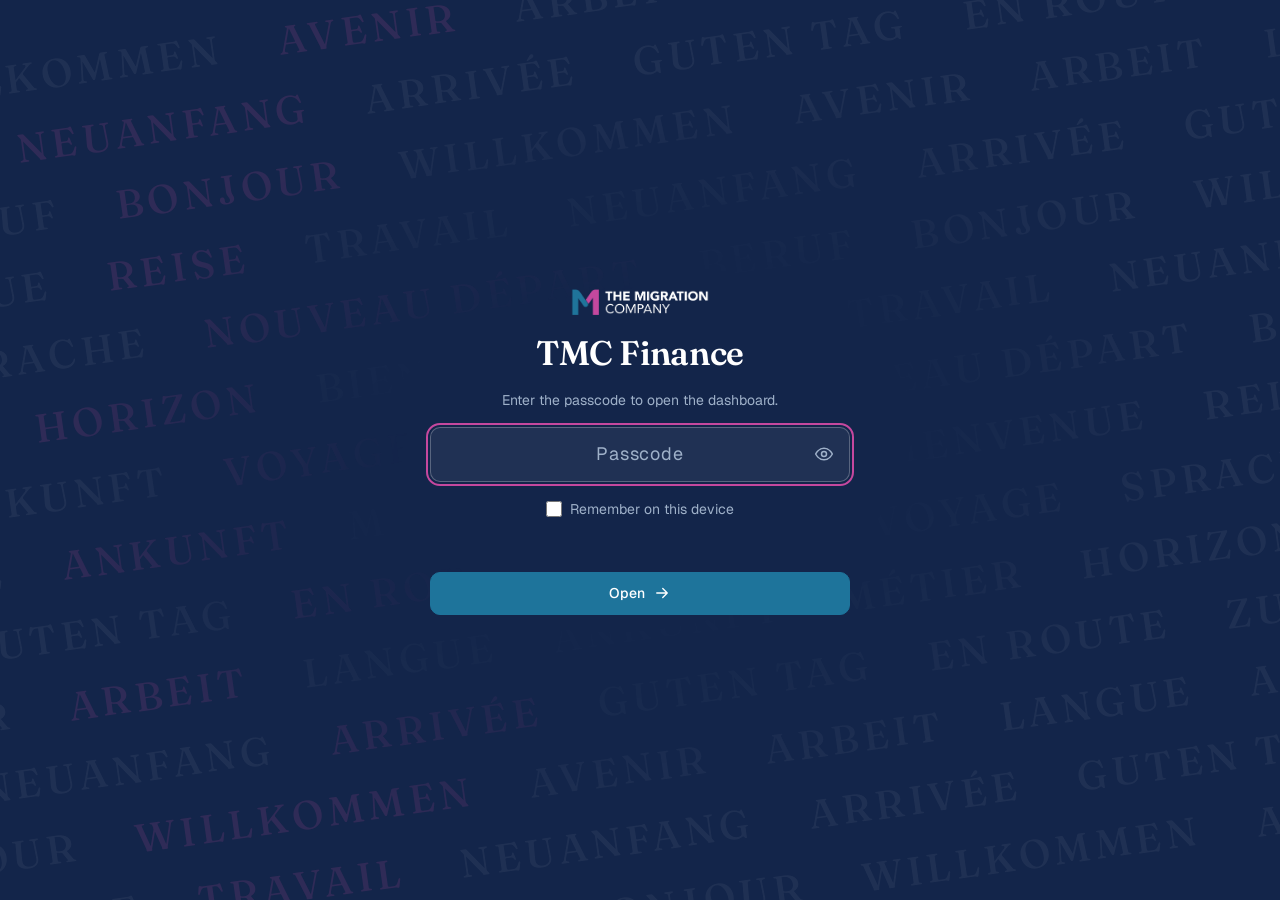
<file: dashboard.html>
<!doctype html>
<html lang="en">
<head>
<meta charset="utf-8">
<meta name="viewport" content="width=device-width,initial-scale=1">
<title>TMC Finance · The Migration Company</title>
<meta name="description" content="The Migration Company finance dashboard: cash position, cash forecast by pipeline scenario and P&L, prepared by SRF Capital Studio.">
<meta name="robots" content="noindex,nofollow">
<meta name="theme-color" content="#13254A">
<link rel="icon" href="tmc-logo.png">
<link rel="preconnect" href="https://fonts.googleapis.com">
<link rel="preconnect" href="https://fonts.gstatic.com" crossorigin>
<link rel="stylesheet" href="https://fonts.googleapis.com/css2?family=Fraunces:ital,opsz,wght@0,9..144,400;0,9..144,500;0,9..144,600;1,9..144,400&family=Geist:wght@400;500;600;700&family=Overpass+Mono:wght@500&display=swap">
<link rel="stylesheet" href="assets/dashboard.css?v=20261117o">
</head>
<body>
<div class="gate" id="gate" hidden></div>
<header class="bar">
  <div class="bar-in">
    <a class="brand" href="#brief"><img src="tmc-logo.png" alt="The Migration Company" width="170" height="26"><span id="brand-sub"></span></a>
    <nav class="tabs" id="tabs" role="tablist" aria-label="Dashboard pages"></nav>
    <div class="bar-tools">
      <div class="asof" id="asof"></div>
      <button type="button" class="icon-btn" id="theme"></button>
      <button type="button" class="icon-btn" id="lock"></button>
    </div>
  </div>
</header>
<main>
  <div class="page" id="page-brief" role="tabpanel" aria-labelledby="tab-brief"></div>
  <div class="page" id="page-mis" role="tabpanel" aria-labelledby="tab-mis" hidden></div>
  <div class="page" id="page-cf" role="tabpanel" aria-labelledby="tab-cf" hidden></div>
  <div class="page" id="page-trends" role="tabpanel" aria-labelledby="tab-trends" hidden></div>
  <div class="page" id="page-whatif" role="tabpanel" aria-labelledby="tab-whatif" hidden></div>
  <div class="page" id="page-ask" role="tabpanel" aria-labelledby="tab-ask" hidden></div>
</main>
<footer class="foot" id="foot"></footer>
<script src="dashboard-data.js?v=20261117o"></script>
<script src="assets/tmc-model.js?v=20261117o"></script>
<script src="assets/ask-engine.js?v=20261117o"></script>
<script src="assets/i18n.js?v=20261117o"></script>
<script src="assets/charts.js?v=20261117o"></script>
<script src="assets/app.js?v=20261117o"></script>
</body>
</html>
</file>
<file: assets/dashboard.css>
/* TMC Financial Dashboard — "cash passport" world.
   Passport-navy shell over cool security paper; DM Serif Display capitals for titles (TMC brand),
   Poppins for everything else; violet stamp ink marks month status. */
:root{
  --navy:#13254A; --navy-2:#1B3260; --navy-ink:#DCE4EF; --navy-mute:#9FB1C9;
  --ground:#EEF2F6; --paper:#FFFFFF; --paper-2:#F6F8FB; --rule:#D5DCE6; --rule-2:#E6EBF1;
  --ink:#13254A; --ink-2:#34445F; --ink-3:#56657E;
  --brand:#1E749B; --brand-ink:#FFFFFF; --magenta:#C5489E;
  --stamp:#6B3FA0; --stamp-soft:rgba(107,63,160,.10);
  --s-none:#C47A12; --s-high:#0A7FB5; --s-med:#C5489E; --s-all:#7B4FC4;
  --c-rec:#0A7FB5; --c-pay:#C5489E; --c-inv:#7B4FC4;
  --neg:#B42318; --neg-soft:rgba(180,35,24,.08); --pos:#1D6F48; --warn:#9A5B00;
  --guil-1:#D3DCE8; --guil-2:#EBD7E5; --guil-3:#DDD5EE;
  --shadow:0 1px 2px rgba(19,37,74,.06),0 8px 24px -12px rgba(19,37,74,.18);
  --radius:14px; --radius-s:9px;
  --t-xs:12px; --t-sm:14px; --t-md:15px; --t-lg:18px; --t-h2:22px; --t-h1:28px; --t-fig:26px; --t-fig-l:38px;
  --font:'Geist',system-ui,-apple-system,'Segoe UI',sans-serif;
  --serif:'Fraunces',Georgia,serif;
  --ease:cubic-bezier(.16,1,.3,1);
  color-scheme:light;
}
@media (prefers-color-scheme:dark){:root:not([data-theme="light"]){
  --navy:#0A1428; --navy-2:#13213D; --ground:#0B1528; --paper:#13213D; --paper-2:#182A4B; --rule:#2A3D62; --rule-2:#21345A;
  --ink:#E9EEF6; --ink-2:#C2CCDC; --ink-3:#9AA8BF; --brand:#2B95C9; --stamp:#B79CF0; --stamp-soft:rgba(183,156,240,.14);
  --s-none:#BD781A; --s-high:#2390C4; --s-med:#D6589C; --s-all:#7C6CEA; --c-rec:#2390C4; --c-pay:#D6589C; --c-inv:#7C6CEA;
  --neg:#FF8A7A; --neg-soft:rgba(255,138,122,.10); --pos:#5FD39B; --warn:#F2B35C;
  --guil-1:#243A63; --guil-2:#3A2A55; --guil-3:#2D2F63; --shadow:0 1px 2px rgba(0,0,0,.3),0 10px 30px -14px rgba(0,0,0,.6); color-scheme:dark;}}
:root[data-theme="dark"]{
  --navy:#0A1428; --navy-2:#13213D; --ground:#0B1528; --paper:#13213D; --paper-2:#182A4B; --rule:#2A3D62; --rule-2:#21345A;
  --ink:#E9EEF6; --ink-2:#C2CCDC; --ink-3:#9AA8BF; --brand:#2B95C9; --stamp:#B79CF0; --stamp-soft:rgba(183,156,240,.14);
  --s-none:#BD781A; --s-high:#2390C4; --s-med:#D6589C; --s-all:#7C6CEA; --c-rec:#2390C4; --c-pay:#D6589C; --c-inv:#7C6CEA;
  --neg:#FF8A7A; --neg-soft:rgba(255,138,122,.10); --pos:#5FD39B; --warn:#F2B35C;
  --guil-1:#243A63; --guil-2:#3A2A55; --guil-3:#2D2F63; --shadow:0 1px 2px rgba(0,0,0,.3),0 10px 30px -14px rgba(0,0,0,.6); color-scheme:dark;}

*{box-sizing:border-box}
html{-webkit-text-size-adjust:100%}
body{margin:0;background:var(--ground);color:var(--ink);font:400 var(--t-sm)/1.6 var(--font);font-feature-settings:"kern";-webkit-font-smoothing:antialiased}
::selection{background:color-mix(in srgb,var(--magenta) 28%,transparent);color:inherit}
*{scrollbar-width:thin;scrollbar-color:var(--rule) transparent}
a{color:var(--brand);text-underline-offset:3px}
button,input,select,textarea{font:inherit;color:inherit}
:focus-visible{outline:2px solid var(--magenta);outline-offset:2px;border-radius:6px}
.sr{position:absolute!important;width:1px;height:1px;overflow:hidden;clip:rect(0 0 0 0);white-space:nowrap}
.num,td.n,th.n{font-variant-numeric:tabular-nums}
svg.i{width:18px;height:18px;flex:none;stroke:currentColor;fill:none;stroke-width:1.8;stroke-linecap:round;stroke-linejoin:round}

/* ---------- shell ---------- */
.bar{position:sticky;top:0;z-index:30;background:var(--navy);color:var(--navy-ink);box-shadow:0 1px 0 rgba(255,255,255,.04)}
.bar-in{max-width:1440px;margin:0 auto;display:flex;align-items:center;gap:28px;padding:0 32px;min-height:64px}
.brand{display:flex;align-items:center;gap:12px;color:#fff;text-decoration:none;flex:none}
.brand img{height:26px;width:auto;display:block}
.brand span{font-size:var(--t-xs);letter-spacing:.06em;color:var(--navy-mute);border-left:1px solid rgba(255,255,255,.18);padding-left:12px;line-height:1.25}
.tabs{display:flex;gap:4px;align-self:stretch}
.tab{appearance:none;background:none;border:0;color:var(--navy-mute);padding:0 14px;font-size:var(--t-sm);font-weight:500;cursor:pointer;position:relative;display:flex;align-items:center;gap:8px;white-space:nowrap}
.tab:hover{color:#fff}
.tab[aria-selected="true"]{color:#fff}
.tab[aria-selected="true"]::after{content:"";position:absolute;left:12px;right:12px;bottom:0;height:3px;border-radius:3px 3px 0 0;background:var(--magenta)}
.tab:focus-visible{outline-offset:-4px}
.bar-tools{margin-left:auto;display:flex;align-items:center;gap:14px;font-size:var(--t-xs);color:var(--navy-mute)}
.asof{white-space:nowrap;line-height:1.3;text-align:right}
.asof b{color:#fff;font-weight:500}
.seg-dark{display:inline-flex;border:1px solid rgba(255,255,255,.22);border-radius:8px;overflow:hidden}
.seg-dark button{background:none;border:0;color:var(--navy-mute);padding:5px 9px;font-size:var(--t-xs);font-weight:600;cursor:pointer;letter-spacing:.04em}
.seg-dark button[aria-pressed="true"]{background:rgba(255,255,255,.14);color:#fff}
.icon-btn{display:inline-grid;place-items:center;width:34px;height:34px;border-radius:9px;border:1px solid rgba(255,255,255,.22);background:none;color:var(--navy-ink);cursor:pointer}
.icon-btn:hover{background:rgba(255,255,255,.08)}

main{max-width:1440px;margin:0 auto;padding:28px 32px 64px}
.page[hidden]{display:none}
.page{display:grid;gap:32px}
.page>*,.grid>*{min-width:0}
.toolbar>*{max-width:100%}
h1,h2,h3{margin:0;font-weight:400}
.title{font:600 var(--t-h1)/1.1 var(--serif);font-variation-settings:'opsz' 72;letter-spacing:-.01em;text-wrap:balance}
.title::after{content:"";display:block;width:140px;height:16px;margin-top:10px;background:var(--magenta);opacity:.7;-webkit-mask:url("data:image/svg+xml,%3Csvg xmlns='http://www.w3.org/2000/svg' viewBox='0 0 140 16'%3E%3Ccircle cx='3' cy='12' r='2.6'/%3E%3Cpath d='M10 11.5 Q62 -1 118 8' fill='none' stroke='%23000' stroke-width='1.8' stroke-linecap='round' stroke-dasharray='0.5 6'/%3E%3Cpath d='M139 9.6 l-11.5 -1.2 -5.3 -6.4 -2.4 0.4 3.2 6.2 -5.6 -0.4 -2 -2.4 -1.6 0.2 1.4 3.4 -1.4 3.2 1.6 0.3 2.1 -2.3 5.6 -0.1 -3.4 6.1 2.4 0.5 5.4 -6.2 11.6 -0.8 z'/%3E%3C/svg%3E") no-repeat left center/contain;mask:url("data:image/svg+xml,%3Csvg xmlns='http://www.w3.org/2000/svg' viewBox='0 0 140 16'%3E%3Ccircle cx='3' cy='12' r='2.6'/%3E%3Cpath d='M10 11.5 Q62 -1 118 8' fill='none' stroke='%23000' stroke-width='1.8' stroke-linecap='round' stroke-dasharray='0.5 6'/%3E%3Cpath d='M139 9.6 l-11.5 -1.2 -5.3 -6.4 -2.4 0.4 3.2 6.2 -5.6 -0.4 -2 -2.4 -1.6 0.2 1.4 3.4 -1.4 3.2 1.6 0.3 2.1 -2.3 5.6 -0.1 -3.4 6.1 2.4 0.5 5.4 -6.2 11.6 -0.8 z'/%3E%3C/svg%3E") no-repeat left center/contain}
.greet{font:italic 400 16px/1.2 var(--serif);color:var(--ink-3);letter-spacing:0}
.greet i{font-style:normal;color:var(--magenta);opacity:.8;padding:0 2px}
.field small .chip-stamp{display:flex;width:fit-content;margin:8px 0 6px;font-size:var(--t-xs);padding:1px 8px 1px 6px}
.h2{font:600 var(--t-h2)/1.15 var(--serif);font-variation-settings:'opsz' 72;letter-spacing:-.01em;text-wrap:balance}
.lede{color:var(--ink-3);font-size:var(--t-sm);margin-top:4px}
.toolbar{display:flex;flex-wrap:wrap;align-items:center;gap:12px 18px}
.toolbar label{font-size:var(--t-xs);color:var(--ink-3);display:flex;align-items:center;gap:8px}
select,.input{background:var(--paper);border:1px solid var(--rule);border-radius:var(--radius-s);padding:8px 34px 8px 12px;font-size:var(--t-sm);color:var(--ink);min-height:40px}
select{appearance:none;background-image:url("data:image/svg+xml,%3Csvg xmlns='http://www.w3.org/2000/svg' width='12' height='8' viewBox='0 0 12 8'%3E%3Cpath d='M1 1.5 6 6.5l5-5' fill='none' stroke='%2356657E' stroke-width='1.8' stroke-linecap='round' stroke-linejoin='round'/%3E%3C/svg%3E");background-repeat:no-repeat;background-position:right 12px center;cursor:pointer}
.seg{display:inline-flex;max-width:100%;overflow-x:auto;background:var(--paper);border:1px solid var(--rule);border-radius:10px;padding:3px;gap:2px}
.seg button{white-space:nowrap;flex:none;border:0;background:none;padding:6px 12px;border-radius:7px;font-size:var(--t-sm);font-weight:500;color:var(--ink-2);cursor:pointer;display:inline-flex;align-items:center;gap:7px;min-height:32px}
.seg button:hover{background:var(--paper-2)}
.seg button[aria-pressed="true"]{background:var(--navy);color:#fff}
.seg .key{width:14px;height:3px;border-radius:2px;display:inline-block}
.seg button.two{padding:5px 12px 6px;text-align:left}
.seg button.two span{display:grid;line-height:1.2}
.seg button.two small{font-size:var(--t-xs);font-weight:500;opacity:.78}
@media (max-width:640px){.seg{display:grid;grid-template-columns:1fr 1fr;overflow:visible}.seg button.two{width:100%}}
.switch{display:inline-flex;align-items:center;gap:10px;cursor:pointer;font-size:var(--t-sm);color:var(--ink-2);background:none;border:0;padding:4px 0}
.switch i{width:36px;height:20px;border-radius:20px;background:var(--rule);position:relative;transition:background .2s}
.switch i::after{content:"";position:absolute;top:2px;left:2px;width:16px;height:16px;border-radius:50%;background:#fff;box-shadow:0 1px 2px rgba(0,0,0,.25);transition:transform .25s var(--ease)}
.switch[aria-checked="true"] i{background:var(--brand)}
.switch[aria-checked="true"] i::after{transform:translateX(16px)}
.btn{display:inline-flex;align-items:center;gap:8px;border-radius:10px;border:1px solid var(--rule);background:var(--paper);padding:9px 14px;font-weight:500;font-size:var(--t-sm);cursor:pointer;color:var(--ink);text-decoration:none;min-height:40px}
.btn:hover{border-color:var(--ink-3)}
.btn.primary{background:var(--brand);border-color:var(--brand);color:var(--brand-ink)}
.btn.primary:hover{filter:brightness(1.07)}
.linkish{background:none;border:0;padding:0;color:var(--brand);font-weight:500;cursor:pointer;font-size:var(--t-sm);display:inline-flex;align-items:center;gap:6px}

/* ---------- data page (passport bio page) ---------- */
.dp{position:relative;background:var(--paper);border:1px solid var(--rule);border-radius:var(--radius);box-shadow:var(--shadow);overflow:hidden}
.dp-guil{position:absolute;inset:0;width:100%;height:100%;z-index:0;pointer-events:none;opacity:.32;-webkit-mask:linear-gradient(100deg,transparent 35%,#000 85%);mask:linear-gradient(100deg,transparent 35%,#000 85%)}
.dp>*:not(.dp-guil){position:relative;z-index:1}
.dp-head{position:relative;display:flex;justify-content:space-between;align-items:flex-start;gap:16px;padding:22px 28px 0;flex-wrap:wrap}
.dp-head>div:first-child,.dp-head>h1{display:grid;gap:6px}
.dp-meta{font-size:var(--t-xs);letter-spacing:.06em;text-transform:uppercase;color:var(--ink-3)}
.dp-proof{display:inline-flex;align-items:center;gap:6px;font-size:var(--t-xs);font-weight:500;color:var(--pos)}
.dp-proof svg{width:14px;height:14px;stroke-width:2.4}
.dp-proof.chg{color:var(--warn)}
.fields{position:relative;display:grid;grid-template-columns:repeat(var(--cols,5),minmax(0,1fr));padding:22px 28px 26px}
.field{padding:6px 20px 0 0;min-width:0}
.field+.field{padding-left:20px;border-left:1px solid var(--rule-2)}
.field label{display:block;font-size:var(--t-xs);font-weight:500;letter-spacing:.06em;text-transform:uppercase;color:var(--ink-3)}
.field .v{display:block;font-size:var(--t-fig);font-weight:600;letter-spacing:-.03em;font-variant-numeric:tabular-nums;line-height:1.15;margin:6px 0 4px;white-space:nowrap}
.field.lead .v{font-size:var(--t-fig-l)}
.field .v.txt{font-size:var(--t-lg);white-space:normal;line-height:1.25;margin-top:10px}
.field small{display:block;font-size:var(--t-xs);color:var(--ink-3);line-height:1.4}
.v.neg,.neg{color:var(--neg)}
.v.pos{color:var(--ink)}
.proof{display:inline-flex;align-items:center;gap:5px;margin-top:6px;font-size:var(--t-xs);color:var(--pos);font-weight:500}
.proof svg{width:13px;height:13px;stroke-width:2.4}
.proof.chg{color:var(--warn)}

/* ---------- stamps (the signature move) ---------- */
.stamp{--c:var(--stamp);display:inline-grid;place-items:center;text-align:center;border:2px solid var(--c);color:var(--c);border-radius:50%;width:var(--d,74px);height:var(--d,74px);font-size:var(--t-xs);font-weight:600;letter-spacing:.08em;line-height:1.15;text-transform:uppercase;transform:rotate(var(--r,-10deg));background:radial-gradient(circle,transparent 62%,color-mix(in srgb,var(--c) 6%,transparent) 63%);box-shadow:inset 0 0 0 3px var(--paper),inset 0 0 0 4px color-mix(in srgb,var(--c) 55%,transparent);flex:none}
.stamp b{display:block;font-size:var(--t-sm);letter-spacing:.04em}
.stamp.forecast{border-style:dashed;--c:var(--ink-3);box-shadow:none;background:none}
.stamp.progress{border-style:dotted;border-width:3px}
.stamp.neg{--c:var(--neg)}
.stamp.landing{animation:land .62s var(--ease) both}
@keyframes land{0%{transform:rotate(calc(var(--r,-10deg) - 14deg)) scale(1.35);opacity:0}55%{opacity:1}100%{transform:rotate(var(--r,-10deg)) scale(1);opacity:1}}
.chip-stamp{display:inline-flex;align-items:center;gap:6px;font-size:var(--t-xs);font-weight:600;letter-spacing:.06em;text-transform:uppercase;color:var(--stamp);border:1.5px solid currentColor;border-radius:999px;padding:2px 9px 2px 7px;white-space:nowrap}
.chip-stamp.forecast{color:var(--ink-3);border-style:dashed}
.chip-stamp.progress{border-style:dotted;border-width:2px}
.chip-stamp svg{width:12px;height:12px;stroke-width:2.6}

/* ---------- verdict, watch, what-if ---------- */
.verdict{margin:10px 28px 0;font-size:var(--t-lg);line-height:1.45;color:var(--ink-2);max-width:none}
.verdict strong{color:var(--ink);font-weight:600}
.verdict .linkish{font-size:inherit;margin-left:6px;white-space:nowrap}
.watch{background:var(--paper);border:1px solid var(--rule);border-radius:var(--radius);padding:24px 28px}
.watch ul{list-style:none;margin:16px 0 0;padding:0;display:grid;grid-template-columns:repeat(2,minmax(0,1fr));gap:20px 40px}
.watch li{display:grid;grid-template-columns:12px 1fr;gap:10px;align-items:start}
.watch .dot{width:10px;height:10px;border-radius:50%;margin-top:6px;background:var(--ink-3)}
.watch li.critical .dot{background:var(--neg)}.watch li.warning .dot{background:var(--warn)}
.watch b{font-size:var(--t-md);font-weight:600;line-height:1.35;display:block}
.watch p{margin:4px 0 0;font-size:var(--t-sm);color:var(--ink-3);line-height:1.5}
.wi-grid{display:grid;grid-template-columns:minmax(260px,340px) minmax(0,1fr);gap:28px;align-items:start}
.wi-controls{display:grid;gap:16px}
.wi-c{display:grid;gap:6px;font-size:var(--t-sm);color:var(--ink-2)}
.wi-c>span:first-child{display:flex;justify-content:space-between;gap:10px}
.wi-c b{color:var(--ink);font-weight:600;font-variant-numeric:tabular-nums}
.wi-c small{color:var(--ink-3)}
.wi-row{display:flex;gap:8px}.wi-row .input{flex:1;min-width:0;padding-right:12px}
input[type=range]{width:100%;accent-color:var(--magenta);height:24px;cursor:pointer}
.wi-out{display:grid;grid-template-columns:repeat(3,minmax(0,1fr));border:1px solid var(--rule-2);border-radius:12px}
.wi-out>div{padding:12px 16px}.wi-out>div+div{border-left:1px solid var(--rule-2)}
.wi-out label{display:block;font-size:var(--t-xs);letter-spacing:.06em;text-transform:uppercase;color:var(--ink-3);font-weight:500}
.wi-out .v{display:block;font-size:var(--t-fig);font-weight:600;letter-spacing:-.03em;font-variant-numeric:tabular-nums;margin:4px 0 2px}
.wi-out small{font-size:var(--t-xs);color:var(--ink-3)}
.btn[disabled]{opacity:.45;cursor:default}
@media (max-width:1100px){.wi-grid{grid-template-columns:1fr}}
@media (max-width:760px){.watch ul{grid-template-columns:1fr}}
@media (max-width:640px){.watch{padding:18px}.wi-out{grid-template-columns:1fr}.wi-out>div+div{border-left:0;border-top:1px solid var(--rule-2)}.verdict{margin:8px 18px 0}}

/* ---------- scenario key (selected only, others on demand) ---------- */
.skey{display:flex;flex-wrap:wrap;align-items:baseline;gap:6px 14px;background:var(--paper);border:1px solid var(--rule);border-radius:var(--radius);padding:14px 20px;font-size:var(--t-sm);color:var(--ink-2)}
.skey b{display:inline-flex;align-items:center;gap:8px;color:var(--ink);font-weight:600}
.skey b i{width:14px;height:3px;border-radius:2px;display:inline-block}
.skey .linkish{margin-left:auto;font-size:var(--t-sm)}
.skey-all{display:grid;grid-template-columns:repeat(4,minmax(0,1fr));gap:20px;width:100%;margin-top:8px;padding-top:12px;border-top:1px solid var(--rule-2)}
.skey-all[hidden]{display:none}
.skey-all div{font-size:var(--t-xs);line-height:1.5;color:var(--ink-3)}
.skey-all strong{display:flex;align-items:center;gap:8px;color:var(--ink);font-size:var(--t-sm);font-weight:600;margin-bottom:2px}
.skey-all strong i{width:14px;height:3px;border-radius:2px}
@media (max-width:980px){.skey-all{grid-template-columns:repeat(2,minmax(0,1fr))}}
@media (max-width:640px){.skey-all{grid-template-columns:1fr}.skey .linkish{margin-left:0}}

/* ---------- panels ---------- */
.grid{display:grid;gap:28px;align-items:start}
.grid>.grid{align-content:start}
.g-2{grid-template-columns:minmax(0,1.6fr) minmax(0,1fr)}
.g-2e{grid-template-columns:repeat(2,minmax(0,1fr))}
.panel{background:var(--paper);border:1px solid var(--rule);border-radius:var(--radius);padding:24px 28px 26px;min-width:0}
.panel-h{display:flex;justify-content:space-between;align-items:flex-start;gap:12px;margin-bottom:18px;flex-wrap:wrap}
.panel-h p{margin:4px 0 0;font-size:var(--t-sm);color:var(--ink-3)}
.legend{display:flex;flex-wrap:wrap;gap:6px 16px;font-size:var(--t-xs);color:var(--ink-2);margin:2px 0 6px}
.legend span{display:inline-flex;align-items:center;gap:7px}
.legend i{width:16px;height:3px;border-radius:2px;display:inline-block}
.legend i.box{height:10px;width:10px;border-radius:3px}
.legend i.dash{background:repeating-linear-gradient(90deg,currentColor 0 4px,transparent 4px 7px)!important}

/* ---------- charts ---------- */
.chart{position:relative;width:100%}
.chart>svg{display:block;width:100%;overflow:visible}
.chart svg:focus-visible{outline:2px solid var(--magenta);outline-offset:4px}
.ax text{font:500 11.5px var(--font);fill:var(--ink-3)}
.ax .zero{stroke:var(--ink-3);stroke-width:1}
.ax line.g{stroke:var(--rule-2);stroke-width:1}
.tip{position:absolute;pointer-events:none;background:var(--navy);color:#fff;border-radius:10px;padding:10px 12px;font-size:var(--t-xs);line-height:1.45;box-shadow:0 8px 24px rgba(0,0,0,.22);min-width:180px;z-index:5;transform:translate(-50%,calc(-100% - 12px));opacity:0;transition:opacity .12s}
.tip.on{opacity:1}
.tip .t-h{font-weight:600;color:#fff;margin-bottom:4px;display:flex;justify-content:space-between;gap:10px}
.tip .t-h em{font-style:normal;font-weight:500;color:var(--navy-mute);font-size:var(--t-xs);text-transform:uppercase;letter-spacing:.06em}
.tip .t-r{display:flex;align-items:center;gap:8px;justify-content:space-between}
.tip .t-r span{display:inline-flex;align-items:center;gap:7px;color:#C9D3E3}
.tip .t-r i{width:12px;height:3px;border-radius:2px;display:inline-block}
.tip .t-r b{font-weight:600;font-variant-numeric:tabular-nums}
.table-toggle{margin-top:8px}

/* ---------- tables ---------- */
.tbl-wrap{overflow-x:auto;margin:0 -4px;padding:0 4px}
table.t{width:100%;border-collapse:collapse;font-size:var(--t-sm)}
table.t th{font-size:var(--t-xs);letter-spacing:0;text-transform:none;color:var(--ink-3);font-weight:600;text-align:left;padding:8px 10px;border-bottom:1px solid var(--rule);white-space:nowrap}
table.t th button{all:unset;cursor:pointer;display:inline-flex;gap:4px;align-items:center}
table.t th button:focus-visible{outline:2px solid var(--magenta)}
table.t td{padding:10px 10px;border-bottom:1px solid var(--rule-2);vertical-align:top}
table.t td.n,table.t th.n{text-align:right;white-space:nowrap}
table.t tr.sub td{color:var(--ink-2)}
table.t tr.tot td{font-weight:600;border-top:1px solid var(--ink-3);border-bottom:0}
table.t tr.hd td{font-family:var(--serif);font-weight:600;font-size:var(--t-md);letter-spacing:0;padding-top:16px;color:var(--ink)}
table.t tr.click{cursor:pointer}
table.t tr.click:hover td{background:var(--paper-2)}
table.t tr.on td{background:var(--stamp-soft)}
table.t tr.batch td{font-size:var(--t-xs);color:var(--ink-3);padding-top:5px;padding-bottom:5px}
table.t tr.batch td:first-child{padding-left:26px}
.var-pos{color:var(--pos)}.var-neg{color:var(--neg)}
.dept{display:inline-block;font-size:var(--t-xs);font-weight:600;letter-spacing:.05em;padding:2px 7px;border-radius:5px;background:var(--paper-2);color:var(--ink-2);border:1px solid var(--rule-2)}

/* ---------- ranked bars ---------- */
.rank{display:grid;gap:12px}
.rank-row{display:grid;grid-template-columns:minmax(120px,1fr) minmax(0,1.6fr) auto;gap:12px;align-items:center;font-size:var(--t-sm)}
.rank-row .l{overflow:hidden;text-overflow:ellipsis;white-space:nowrap;color:var(--ink-2)}
.rank-row .track{height:10px;border-radius:0 4px 4px 0;background:transparent;position:relative}
.rank-row .track i{display:block;height:100%;border-radius:0 4px 4px 0;background:var(--c,var(--brand));min-width:2px}
.rank-row .a{font-variant-numeric:tabular-nums;font-weight:500;text-align:right;white-space:nowrap}
.rank-row button.l{all:unset;cursor:pointer;color:var(--ink-2);display:flex;align-items:center;gap:6px;overflow:hidden;white-space:nowrap}
.rank-row button.l:focus-visible{outline:2px solid var(--magenta)}

/* segmented whole */
.segbar{display:flex;gap:2px;height:28px;border-radius:6px;overflow:hidden;margin:6px 0 10px}
.segbar span{display:flex;align-items:center;padding:0 8px;font-size:var(--t-xs);font-weight:600;color:#fff;white-space:nowrap;overflow:hidden;border-radius:4px;min-width:0}

/* ---------- briefing ---------- */
.brief{display:grid;grid-template-columns:minmax(0,1.65fr) minmax(320px,1fr);gap:24px;align-items:start}
.player{background:var(--paper);border:1px solid var(--rule);border-radius:var(--radius);overflow:hidden}
.player-v{position:relative;aspect-ratio:16/9;background:#05080F}
.player-v video{width:100%;height:100%;display:block}
.cover{position:absolute;inset:0;border:0;cursor:pointer;display:grid;place-items:center;align-content:center;gap:14px;color:#fff;background:linear-gradient(180deg,rgba(10,20,40,.35),rgba(10,20,40,.75)),var(--navy);font-family:var(--font)}
.cover[hidden]{display:none}
.cover .play{width:72px;height:72px;border-radius:50%;background:var(--brand);display:grid;place-items:center;box-shadow:0 10px 30px rgba(0,0,0,.35);transition:transform .25s var(--ease)}
.cover:hover .play{transform:scale(1.06)}
.cover .play svg{width:28px;height:28px;fill:#fff;stroke:none;margin-left:4px}
.cover strong{font:600 24px/1.15 var(--serif);letter-spacing:-.01em}
.cover span{font-size:var(--t-sm);color:var(--navy-mute)}
.rail{display:flex;gap:3px;padding:12px 16px 0}
.rail button{flex:var(--w) 1 0;height:6px;border:0;padding:0;border-radius:3px;background:var(--rule-2);cursor:pointer;position:relative;overflow:hidden}
.rail button i{position:absolute;inset:0 auto 0 0;width:0;background:var(--brand)}
.chapters{list-style:none;margin:0;padding:12px 16px 16px;display:grid;grid-template-columns:repeat(4,minmax(0,1fr));gap:8px}
.chapters button{width:100%;text-align:left;background:var(--paper-2);border:1px solid var(--rule-2);border-radius:10px;padding:9px 11px;cursor:pointer;display:grid;gap:2px;min-height:64px}
.chapters button:hover{border-color:var(--ink-3)}
.chapters button[aria-current="true"]{border-color:var(--magenta);background:color-mix(in srgb,var(--magenta) 8%,var(--paper))}
.chapters b{font-size:var(--t-xs);font-weight:600;line-height:1.3;color:var(--ink)}
.chapters span{font-size:var(--t-xs);color:var(--ink-3)}
.live{position:sticky;top:88px;background:var(--paper);border:1px solid var(--rule);border-radius:var(--radius);padding:18px 20px}
.live-k{display:flex;align-items:center;gap:8px;font-size:var(--t-xs);color:var(--ink-3);font-weight:500}
.live-k i{width:7px;height:7px;border-radius:50%;background:var(--pos);display:inline-block}
.live h3{font:600 20px/1.2 var(--serif);margin:8px 0 2px;letter-spacing:-.01em}
.live .sub{font-size:var(--t-sm);color:var(--ink-3);margin-bottom:8px}
.lrow{display:flex;justify-content:space-between;gap:12px;padding:10px 0;border-top:1px solid var(--rule-2);align-items:baseline}
.lrow .l{font-size:var(--t-sm);color:var(--ink-2)}
.lrow .l small{display:block;font-size:var(--t-xs);color:var(--ink-3)}
.lrow .v{font-weight:600;font-size:var(--t-md);letter-spacing:-.01em;font-variant-numeric:tabular-nums;text-align:right;white-space:nowrap}
.lrow .v .proof{display:flex;justify-content:flex-end;margin-top:2px}
.live .note{font-size:var(--t-xs);color:var(--ink-3);margin-top:10px}
.msgs{list-style:none;margin:0;padding:0;display:grid;gap:12px;counter-reset:k}
.msgs li{position:relative;padding-left:34px;font-size:var(--t-sm);color:var(--ink-2);max-width:72ch}
.msgs li::before{counter-increment:k;content:counter(k);position:absolute;left:0;top:1px;width:22px;height:22px;border-radius:50%;border:1.5px solid var(--stamp);color:var(--stamp);font-size:var(--t-xs);font-weight:600;display:grid;place-items:center}
.prios{display:grid;grid-template-columns:repeat(2,minmax(0,1fr));gap:12px}
.prio{border:1px solid var(--rule);border-radius:12px;padding:14px 16px;display:grid;gap:4px;background:var(--paper-2)}
.prio b{font-size:var(--t-sm)}
.prio strong{font-weight:600;color:var(--brand)}
.prio p{margin:0;font-size:var(--t-sm);color:var(--ink-2)}

/* ---------- ask ---------- */
.ask{display:grid;grid-template-columns:minmax(0,1fr) 320px;gap:24px;align-items:start}
.thread{display:grid;gap:16px;min-height:200px}
.qa-q{justify-self:end;background:var(--navy);color:#fff;border-radius:14px 14px 4px 14px;padding:10px 14px;max-width:80%;font-size:var(--t-sm)}
.qa-a{background:var(--paper);border:1px solid var(--rule);border-radius:4px 14px 14px 14px;padding:16px 18px;display:grid;gap:10px;max-width:100%}
.qa-a p{margin:0;font-size:var(--t-sm);max-width:72ch}
.qa-meta{display:flex;flex-wrap:wrap;gap:8px;align-items:center;font-size:var(--t-xs);color:var(--ink-3)}
.src{display:inline-flex;align-items:center;gap:6px;font-weight:600;font-size:var(--t-xs);letter-spacing:.05em;text-transform:uppercase;padding:2px 8px;border-radius:6px;border:1px solid var(--rule);color:var(--ink-2)}
.chips{display:flex;flex-wrap:wrap;gap:8px}
.chip{border:1px solid var(--rule);background:var(--paper);border-radius:999px;padding:7px 13px;font-size:var(--t-sm);cursor:pointer;text-align:left;color:var(--ink);min-height:36px}
.chip:hover{border-color:var(--brand);color:var(--brand)}
.composer{position:sticky;bottom:16px;display:flex;gap:10px;background:var(--paper);border:1px solid var(--rule);border-radius:14px;padding:8px;box-shadow:var(--shadow);margin-top:8px}
.composer input{flex:1;border:0;background:none;padding:8px 10px;font-size:var(--t-sm);min-width:0}
.composer input:focus{outline:none}
.composer:focus-within{border-color:var(--brand)}
.side-card{background:var(--paper);border:1px solid var(--rule);border-radius:var(--radius);padding:18px 20px;display:grid;gap:10px}
.side-card p{margin:0;font-size:var(--t-sm);color:var(--ink-2)}

/* ---------- gate ---------- */
.gate{position:fixed;inset:0;z-index:100;background:var(--navy);display:grid;place-items:center;padding:24px;overflow:hidden}
.gate[hidden]{display:none}
.gate .g-words{position:absolute;inset:-60px;overflow:hidden;pointer-events:none;transform:rotate(-8deg);display:grid;gap:30px;align-content:center;font:500 40px/1 var(--serif);letter-spacing:.12em;color:rgba(255,255,255,.055);user-select:none;-webkit-mask-image:radial-gradient(ellipse 42% 38% at 50% 50%,transparent 40%,#000 100%);mask-image:radial-gradient(ellipse 42% 38% at 50% 50%,transparent 40%,#000 100%)}
.gate .g-words div{white-space:nowrap}
.gate .g-words div:nth-child(even){margin-left:-140px}
.gate .g-words span{margin-right:56px}
.gate .g-words span:nth-child(5n+2){color:rgba(197,72,158,.16)}
.gate form{position:relative;width:min(420px,100%);display:grid;gap:16px;justify-items:center;text-align:center;color:var(--navy-ink)}
.gate img{height:34px}
.gate h1{font:600 34px/1.1 var(--serif);color:#fff;letter-spacing:-.01em}
.gate p{margin:0;color:var(--navy-mute);font-size:var(--t-sm)}
.gate input{width:100%;text-align:center;font-size:var(--t-lg);letter-spacing:.3em;padding:12px;border-radius:10px;border:1px solid rgba(255,255,255,.25);background:rgba(255,255,255,.06);color:#fff}
.gate input::placeholder{letter-spacing:.05em;color:var(--navy-mute)}
.gate .err{color:#FFB4A8;font-size:var(--t-sm);min-height:20px}
.gate .pc-wrap{position:relative;width:100%;display:block}
.gate .pc-wrap input{padding-left:48px;padding-right:48px}
.gate .pc-eye{position:absolute;right:6px;top:50%;transform:translateY(-50%);width:40px;height:40px;display:grid;place-items:center;border:0;border-radius:8px;background:none;color:var(--navy-mute);cursor:pointer}
.gate .pc-eye:hover{color:#fff;background:rgba(255,255,255,.08)}
.gate .pc-eye:focus-visible{outline:2px solid var(--magenta);outline-offset:1px}
.gate .pc-eye svg{width:20px;height:20px;fill:none;stroke:currentColor;stroke-width:1.8;stroke-linecap:round;stroke-linejoin:round}
.gate label.rem{display:flex;gap:8px;align-items:center;font-size:var(--t-sm);color:var(--navy-mute);cursor:pointer;white-space:nowrap}
.gate label.rem input{width:16px;height:16px;padding:0;margin:0;letter-spacing:0;accent-color:var(--magenta)}
.gate .btn.primary{width:100%;justify-content:center}

footer.foot{max-width:1440px;margin:0 auto;padding:0 32px 32px;font-size:var(--t-xs);color:var(--ink-3);display:flex;justify-content:space-between;gap:16px;flex-wrap:wrap}

/* ---------- responsive ---------- */
@media (max-width:1180px){
  .bar-in{flex-wrap:wrap;gap:0 18px;padding:0 20px}
  .tabs{order:3;width:100%;overflow-x:auto;min-height:46px;border-top:1px solid rgba(255,255,255,.08);margin:0 -20px;padding:0 10px}
  .brand{min-height:56px}
  .brief,.ask{grid-template-columns:1fr}
  .live{position:static}
  main{padding:22px 20px 56px}
}
@media (max-width:980px){
  .fields{--cols:3!important;row-gap:14px}
  .field:nth-child(3n+1){padding-left:0;border-left:0}
  .g-2,.g-2e{grid-template-columns:1fr}
  .chapters{grid-template-columns:repeat(2,minmax(0,1fr))}
}
@media (max-width:640px){
  .asof{display:none}
  .brand span{display:none}
  .fields{--cols:2!important;padding:12px 18px 18px}
  .field{padding-left:0!important;border-left:0!important;padding-right:10px}
  .field.lead{grid-column:1/-1}
  .dp-head{padding:18px 18px 0}
  .title{font-size:var(--t-h2)}
  .tab{padding:0 10px;font-size:var(--t-sm)}
  .toolbar label{flex-wrap:wrap}
  .prios{grid-template-columns:1fr}
  .rank-row{grid-template-columns:minmax(0,1fr) auto;row-gap:4px}
  .rank-row .track{grid-column:1/-1;order:3}
  .panel{padding:16px}
  .qa-q{max-width:92%}
  main{padding:18px 14px 48px}
}
@media (prefers-reduced-motion:reduce){*{animation:none!important;transition:none!important}}
@media print{.bar,.composer,.gate{display:none!important}body{background:#fff}}
</file>
